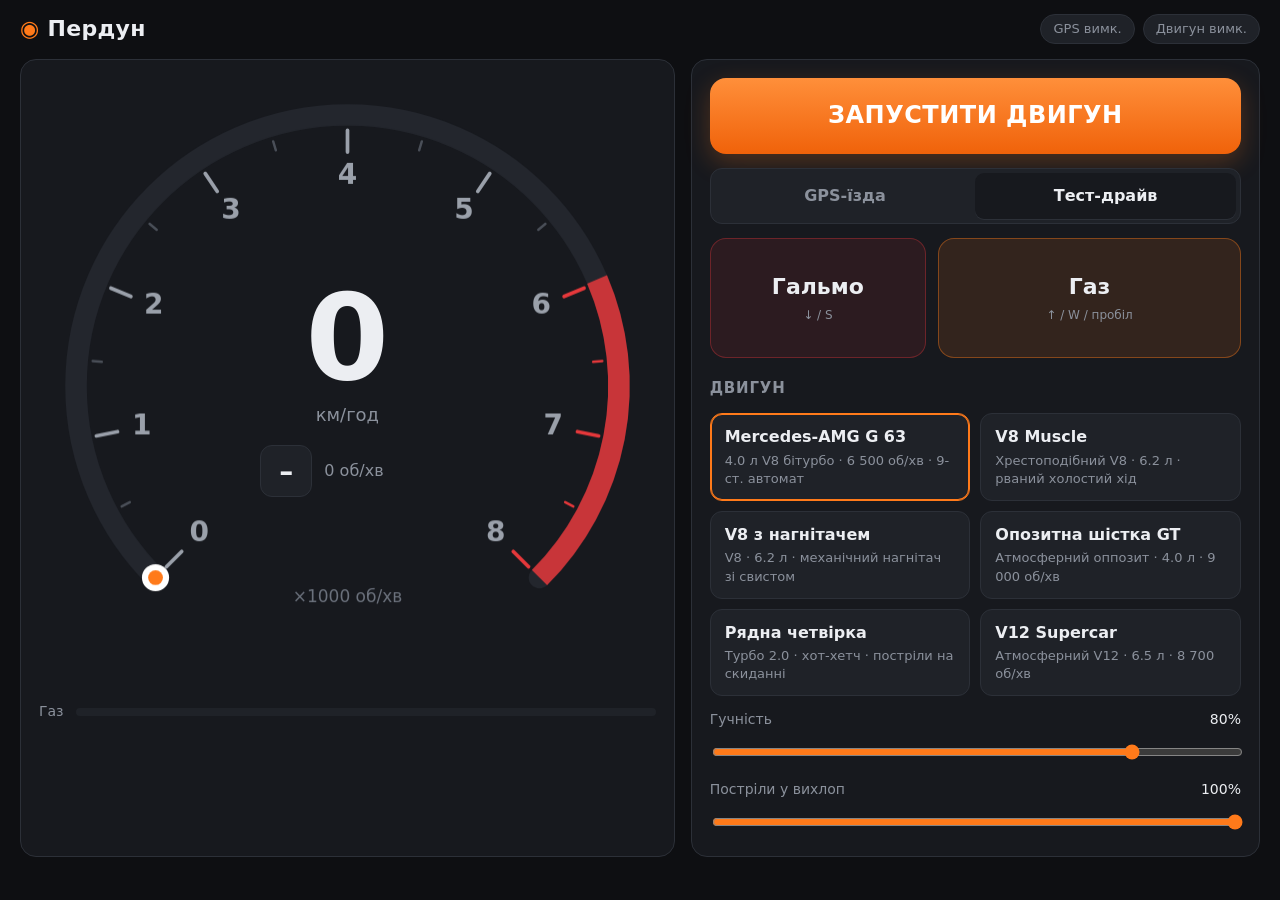
<file: index.html>
<!doctype html>
<html lang="uk">
<head>
<meta charset="utf-8">
<meta name="viewport" content="width=device-width, initial-scale=1, viewport-fit=cover">
<meta name="theme-color" content="#0e0f12">
<title>Пердун — звук двигуна для електромобіля</title>
<link rel="stylesheet" href="style.css">
</head>
<body>
<header class="top">
  <div class="brand"><span class="logo">◉</span> Пердун</div>
  <div class="chips">
    <span id="chipGps" class="chip">GPS вимк.</span>
    <span id="chipEngine" class="chip">Двигун вимк.</span>
  </div>
</header>

<main class="layout">
  <section class="panel gauge-panel">
    <canvas id="tacho" aria-label="Тахометр"></canvas>
    <div class="readout">
      <div id="speed" class="speed">0</div>
      <div class="unit">км/год</div>
      <div class="gear-row"><span id="gear" class="gear">N</span><span id="rpm" class="rpm">0 об/хв</span></div>
    </div>
    <div class="throttle"><span>Газ</span><div class="bar"><i id="thrBar"></i></div></div>
  </section>

  <section class="panel side">
    <div id="secureWarn" class="notice warn" hidden>
      Сторінку відкрито не через HTTPS. Браузер не дасть ні звук через AudioWorklet, ні GPS.
      Відкрийте через https:// або localhost.
    </div>

    <button id="btnStart" class="start">Запустити двигун</button>

    <div class="seg" role="tablist">
      <button id="modeGps" class="seg-btn" data-mode="gps">GPS-їзда</button>
      <button id="modeTest" class="seg-btn" data-mode="test">Тест-драйв</button>
    </div>

    <div id="gpsInfo" class="notice" hidden>
      Звук залежить від швидкості з GPS. Дозвольте доступ до геолокації, коли браузер спитає.
      <div id="gpsStatus" class="muted">Очікування…</div>
    </div>

    <div id="pedals" class="pedals" hidden>
      <button id="pedBrake" class="pedal brake">Гальмо<small>↓ / S</small></button>
      <button id="pedGas" class="pedal gas">Газ<small>↑ / W / пробіл</small></button>
    </div>

    <h2>Двигун</h2>
    <div id="cars" class="cars"></div>

    <div class="sliders">
      <label>Гучність <output id="volOut">80%</output>
        <input id="vol" type="range" min="0" max="100" value="80">
      </label>
      <label>Постріли у вихлоп <output id="crkOut">100%</output>
        <input id="crk" type="range" min="0" max="100" value="100">
      </label>
    </div>
  </section>
</main>

<script type="module" src="js/app.js"></script>
</body>
</html>
</file>
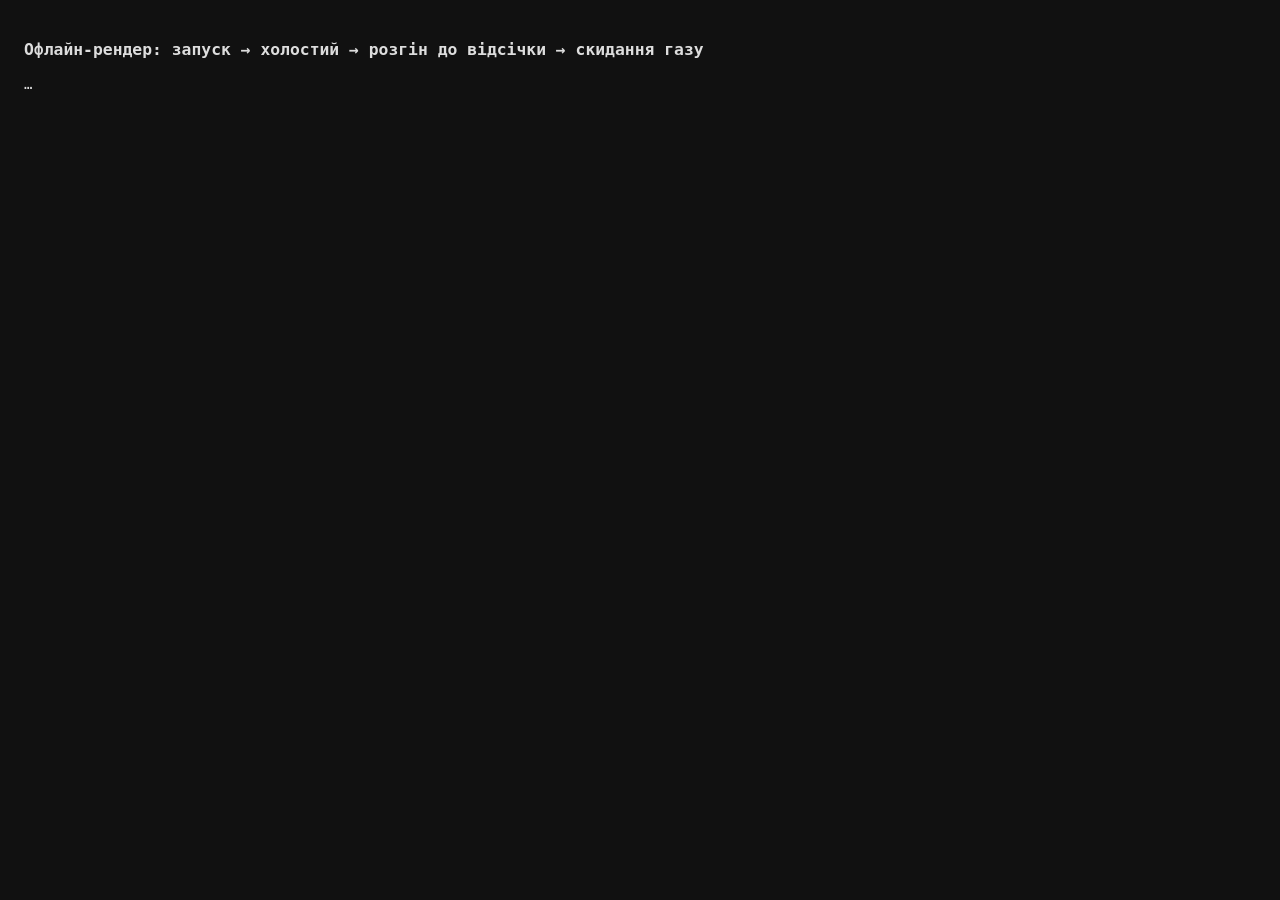
<file: test.html>
<!doctype html>
<html lang="uk"><head><meta charset="utf-8"><title>Пердун — офлайн-тест</title>
<style>body{background:#111;color:#ddd;font:14px monospace;padding:16px}button{margin:2px}</style></head>
<body>
<h3>Офлайн-рендер: запуск → холостий → розгін до відсічки → скидання газу</h3>
<div id="btns"></div><pre id="out">…</pre>
<script type="module">
import { CARS } from './js/cars.js';
import { Vehicle } from './js/vehicle.js';

const SR = 48000, DUR = 14;
// Сценарій тест-драйву: 0-3 с запуск, 3-4 холостий, 4-11 газ у підлогу, 11-14 скидання
function scenario(t) { return t > 4 && t < 11 ? { gas: 1, brake: 0 } : { gas: 0, brake: 0 }; }

async function renderCar(car) {
  const ctx = new OfflineAudioContext(2, SR * DUR, SR);
  await ctx.audioWorklet.addModule('./js/engine-worklet.js');
  const node = new AudioWorkletNode(ctx, 'engine-processor', { numberOfInputs: 0, numberOfOutputs: 1, outputChannelCount: [2] });
  node.port.postMessage({ type: 'car', engine: car.engine });
  node.connect(ctx.destination);
  const v = new Vehicle(car); v.start();
  const dt = 0.016, trace = [];
  for (let t = 0; t < DUR; t += dt) {
    v.update(dt, 'test', scenario(t));
    for (const k of ['rpm', 'load', 'overrun', 'cut', 'crank']) node.parameters.get(k).setValueAtTime(v[k], t);
    if (Math.abs(t % 1) < dt) trace.push(`${t.toFixed(0)}s ${Math.round(v.speed * 3.6)}км/г g${v.gear} ${Math.round(v.rpm)}`);
  }
  await new Promise(r => setTimeout(r, 50)); // дати повідомленню 'car' дійти
  const buf = await ctx.startRendering();
  const L = buf.getChannelData(0), R = buf.getChannelData(1);
  let peak = 0, nan = 0; const seg = [];
  for (let s = 0; s < DUR; s++) {
    let sum = 0;
    for (let i = s * SR; i < (s + 1) * SR; i++) {
      const x = L[i], y = R[i];
      if (!Number.isFinite(x) || !Number.isFinite(y)) { nan++; continue; }
      peak = Math.max(peak, Math.abs(x), Math.abs(y)); sum += x * x;
    }
    seg.push(Math.sqrt(sum / SR).toFixed(3));
  }
  return { buf, peak, nan, seg, trace };
}

const out = document.getElementById('out'), results = {};
let txt = '';
for (const car of CARS) {
  const r = await renderCar(car);
  results[car.id] = r;
  txt += `${car.name}: peak=${r.peak.toFixed(3)} NaN=${r.nan}\n  RMS/с: ${r.seg.join(' ')}\n  ${r.trace.join(' | ')}\n\n`;
  out.textContent = txt;
  const b = document.createElement('button'); b.textContent = '▶ ' + car.name;
  b.onclick = () => { const ac = new AudioContext(); const s = ac.createBufferSource(); s.buffer = r.buf; s.connect(ac.destination); s.start(); };
  document.getElementById('btns').appendChild(b);
}
window.__results = Object.fromEntries(Object.entries(results).map(([k, r]) => [k, { peak: r.peak, nan: r.nan, seg: r.seg }]));
window.__done = true;
</script>
</body></html>
</file>
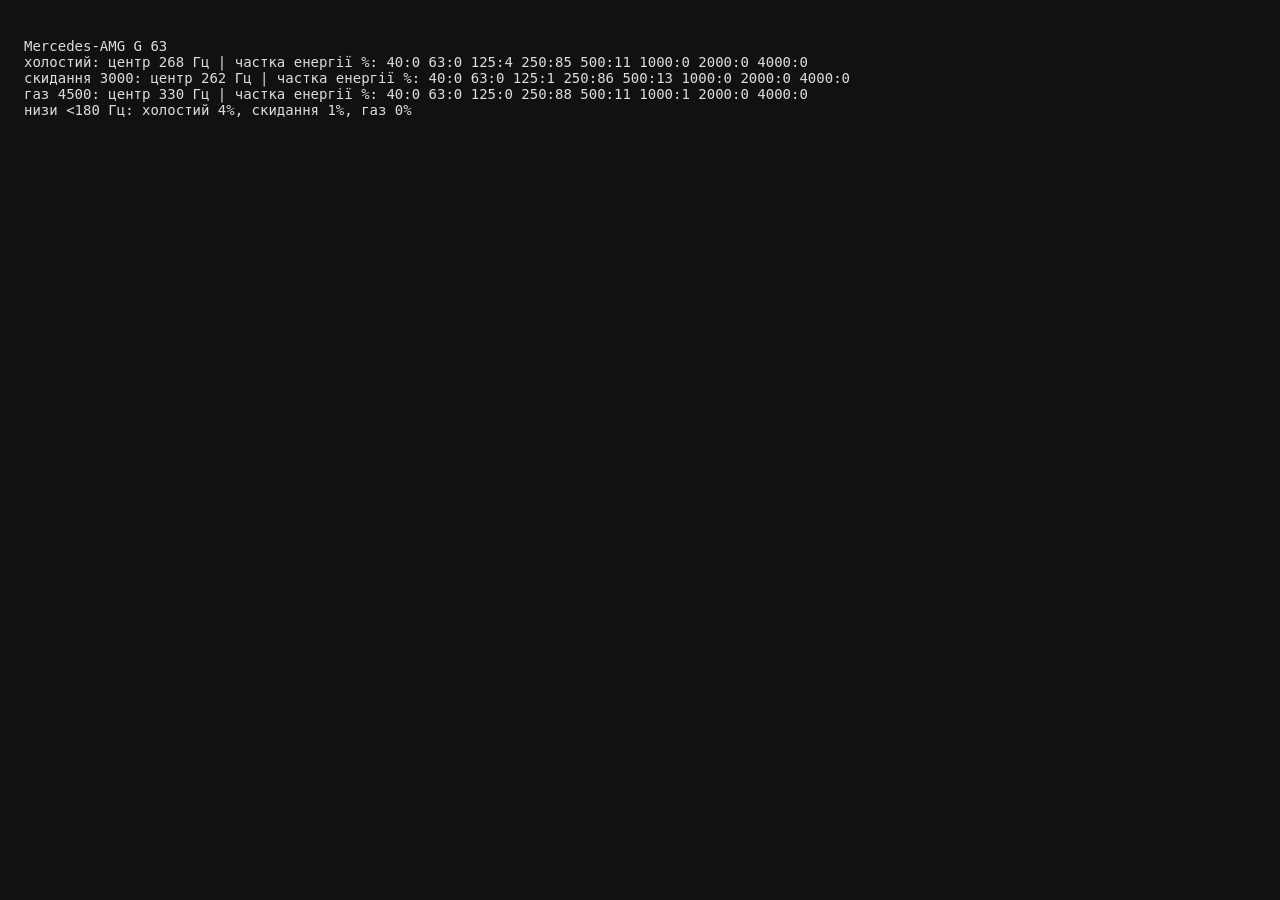
<file: tools/bass.html>
<!doctype html>
<html lang="uk"><head><meta charset="utf-8"><title>Пердун — спектр профілю</title>
<style>body{background:#111;color:#ddd;font:14px monospace;padding:16px}</style></head>
<body><pre id="out">…</pre>
<script type="module">
// Спектр машини (?car=id) на холостому та на газу: частка енергії по смугах і центр спектру.
for (const f of ['cars.js', 'vehicle.js', 'engine-core.js']) await fetch('../js/' + f, { cache: 'reload' });
const { CARS } = await import('../js/cars.js');
const { EngineSynth } = await import('../js/engine-core.js');
const id = new URLSearchParams(location.search).get('car') || 'amg-g63';
const car = CARS.find((c) => c.id === id);
const SR = 48000, N = 4096;
const bands = [40, 63, 125, 250, 500, 1000, 2000, 4000];

function spectrum(rpm, load, overrun = 0) {
  const s = new EngineSynth(SR); s.setCar(car.engine);
  const L = new Float32Array(128), R = new Float32Array(128), buf = [];
  for (let b = 0; b < 3 * SR / 128; b++) {
    s.render(L, R, 128, { rpm, load, overrun, cut: 0, crank: 0 });
    // ?ch=L — лише лівий канал (так його чує один динамік), інакше середнє L+R
    const ch = new URLSearchParams(location.search).get('ch');
    if (b > SR / 128) for (let i = 0; i < 128; i++) buf.push(ch === 'L' ? L[i] : (L[i] + R[i]) / 2);
  }
  const pw = new Float64Array(N / 2);
  let frames = 0;
  for (let o = 0; o + N <= buf.length; o += N / 2, frames++) {
    for (let k = 1; k < N / 2; k++) {        // повільний DFT по потрібних біннах (достатньо для тесту)
      if (k % 2) continue;
      let re = 0, im = 0;
      for (let n = 0; n < N; n += 2) {
        const w = 0.5 - 0.5 * Math.cos(2 * Math.PI * n / N), x = buf[o + n] * w, a = 2 * Math.PI * k * n / N;
        re += x * Math.cos(a); im -= x * Math.sin(a);
      }
      pw[k] += re * re + im * im;
    }
    if (frames >= 3) break;
  }
  let num = 0, den = 0; const e = bands.map(() => 0);
  for (let k = 2; k < N / 2; k += 2) {
    const f = k * SR / N; if (f > 8000) break;
    num += pw[k] * f; den += pw[k];
    bands.forEach((fc, j) => { if (f >= fc / Math.SQRT2 && f < fc * Math.SQRT2) e[j] += pw[k]; });
  }
  const tot = e.reduce((a, b) => a + b, 0);
  return { cen: Math.round(num / den), b: e.map((v) => Math.round(100 * v / tot)) };
}

const idle = spectrum(car.engine.idle, 0.2), gas = spectrum(4500, 1), over = spectrum(3000, 0, 1);
const fmt = (r) => `центр ${r.cen} Гц | частка енергії %: ` + bands.map((f, i) => `${f}:${r.b[i]}`).join(' ');
const low = (r) => r.b[0] + r.b[1] + r.b[2];
document.getElementById('out').textContent =
  `${car.name}\nхолостий: ${fmt(idle)}\nскидання 3000: ${fmt(over)}\nгаз 4500: ${fmt(gas)}\n` +
  `низи <180 Гц: холостий ${low(idle)}%, скидання ${low(over)}%, газ ${low(gas)}%`;
window.__res = { idle, gas, over }; window.__done = true;
</script></body></html>
</file>
<file: style.css>
:root {
  --bg: #0e0f12;
  --panel: #17191e;
  --panel-2: #1f2228;
  --line: #2c3038;
  --text: #eceef2;
  --muted: #8b919c;
  --accent: #ff7a1a;
  --accent-2: #ffb15c;
  --red: #e5383b;
  --green: #2bb673;
  --radius: 16px;
}
* { box-sizing: border-box; }
html, body { margin: 0; background: var(--bg); color: var(--text); }
body {
  font: 16px/1.4 system-ui, -apple-system, "Segoe UI", Roboto, sans-serif;
  min-height: 100vh; -webkit-tap-highlight-color: transparent; user-select: none;
}
button { font: inherit; color: inherit; cursor: pointer; }

.top { display: flex; align-items: center; justify-content: space-between; padding: 14px 20px; }
.brand { font-weight: 800; font-size: 22px; letter-spacing: .3px; }
.logo { color: var(--accent); }
.chips { display: flex; gap: 8px; flex-wrap: wrap; }
.chip { font-size: 13px; padding: 5px 12px; border-radius: 99px; background: var(--panel-2); color: var(--muted); border: 1px solid var(--line); }
.chip.on { background: rgba(43,182,115,.15); color: var(--green); border-color: rgba(43,182,115,.4); }
.chip.bad { background: rgba(229,56,59,.15); color: #ff8a8c; border-color: rgba(229,56,59,.4); }

.layout { display: grid; grid-template-columns: minmax(0, 1.15fr) minmax(0, 1fr); gap: 16px; padding: 0 20px 24px; max-width: 1500px; margin: 0 auto; }
@media (max-width: 860px) { .layout { grid-template-columns: 1fr; padding: 0 16px 24px; } }

.panel { background: var(--panel); border: 1px solid var(--line); border-radius: var(--radius); padding: 18px; }

.gauge-panel { position: relative; display: flex; flex-direction: column; align-items: center; }
#tacho { width: 100%; max-width: 620px; aspect-ratio: 1 / 1; display: block; }
.readout { position: absolute; top: 0; left: 0; right: 0; aspect-ratio: 1/1; max-width: 620px; margin: 18px auto 0;
  display: flex; flex-direction: column; align-items: center; justify-content: center; pointer-events: none; }
.speed { font-size: clamp(56px, 11vw, 120px); font-weight: 800; line-height: 1; font-variant-numeric: tabular-nums; }
.unit { color: var(--muted); font-size: 18px; margin-top: 4px; }
.gear-row { display: flex; align-items: center; gap: 12px; margin-top: 18px; }
.gear { display: inline-grid; place-items: center; min-width: 52px; height: 52px; border-radius: 12px; background: var(--panel-2);
  border: 1px solid var(--line); font-size: 28px; font-weight: 800; }
.rpm { color: var(--muted); font-variant-numeric: tabular-nums; min-width: 110px; }
.throttle { width: 100%; max-width: 620px; display: flex; align-items: center; gap: 12px; color: var(--muted); font-size: 14px; margin-top: 8px; }
.bar { flex: 1; height: 8px; background: var(--panel-2); border-radius: 99px; overflow: hidden; }
.bar i { display: block; height: 100%; width: 0; background: linear-gradient(90deg, var(--accent-2), var(--accent)); border-radius: 99px; }

.side { display: flex; flex-direction: column; gap: 14px; }
.side h2 { margin: 6px 0 0; font-size: 15px; color: var(--muted); font-weight: 600; text-transform: uppercase; letter-spacing: .8px; }

.start { height: 76px; border: 0; border-radius: var(--radius); font-size: 24px; font-weight: 800; letter-spacing: .5px; text-transform: uppercase;
  background: linear-gradient(180deg, #ff8f3a, #f0620a); color: #fff; box-shadow: 0 8px 24px rgba(255,122,26,.25); }
.start.running { background: var(--panel-2); color: var(--text); border: 1px solid var(--line); box-shadow: none; }
.start:active { transform: translateY(1px); }

.seg { display: grid; grid-template-columns: 1fr 1fr; background: var(--panel-2); border-radius: 12px; padding: 4px; border: 1px solid var(--line); }
.seg-btn { border: 0; background: transparent; padding: 12px; border-radius: 9px; color: var(--muted); font-weight: 600; }
.seg-btn.active { background: var(--panel); color: var(--text); box-shadow: 0 1px 0 var(--line); }

.notice { background: var(--panel-2); border: 1px solid var(--line); border-radius: 12px; padding: 12px 14px; font-size: 14px; }
.notice.warn { border-color: rgba(255,177,92,.5); color: var(--accent-2); }
.muted { color: var(--muted); margin-top: 6px; }

.pedals { display: grid; grid-template-columns: 1fr 1.4fr; gap: 12px; }
.pedal { height: 120px; border-radius: var(--radius); border: 1px solid var(--line); font-size: 22px; font-weight: 800;
  display: flex; flex-direction: column; align-items: center; justify-content: center; gap: 4px; touch-action: none; }
.pedal small { font-size: 12px; font-weight: 500; color: var(--muted); }
.pedal.gas { background: rgba(255,122,26,.12); border-color: rgba(255,122,26,.4); }
.pedal.brake { background: rgba(229,56,59,.1); border-color: rgba(229,56,59,.35); }
.pedal.down { filter: brightness(1.6); transform: scale(.98); }

.cars { display: grid; grid-template-columns: repeat(auto-fill, minmax(200px, 1fr)); gap: 10px; }
.car { text-align: left; background: var(--panel-2); border: 1px solid var(--line); border-radius: 12px; padding: 12px 14px; }
.car b { display: block; font-size: 16px; }
.car span { display: block; font-size: 13px; color: var(--muted); margin-top: 3px; }
.car.active { border-color: var(--accent); box-shadow: inset 0 0 0 1px var(--accent); }

.sliders { display: grid; gap: 12px; }
.sliders label { display: grid; grid-template-columns: 1fr auto; gap: 6px 10px; font-size: 14px; color: var(--muted); }
.sliders input { grid-column: 1 / -1; width: 100%; accent-color: var(--accent); height: 28px; }
output { color: var(--text); font-variant-numeric: tabular-nums; }
</file>
